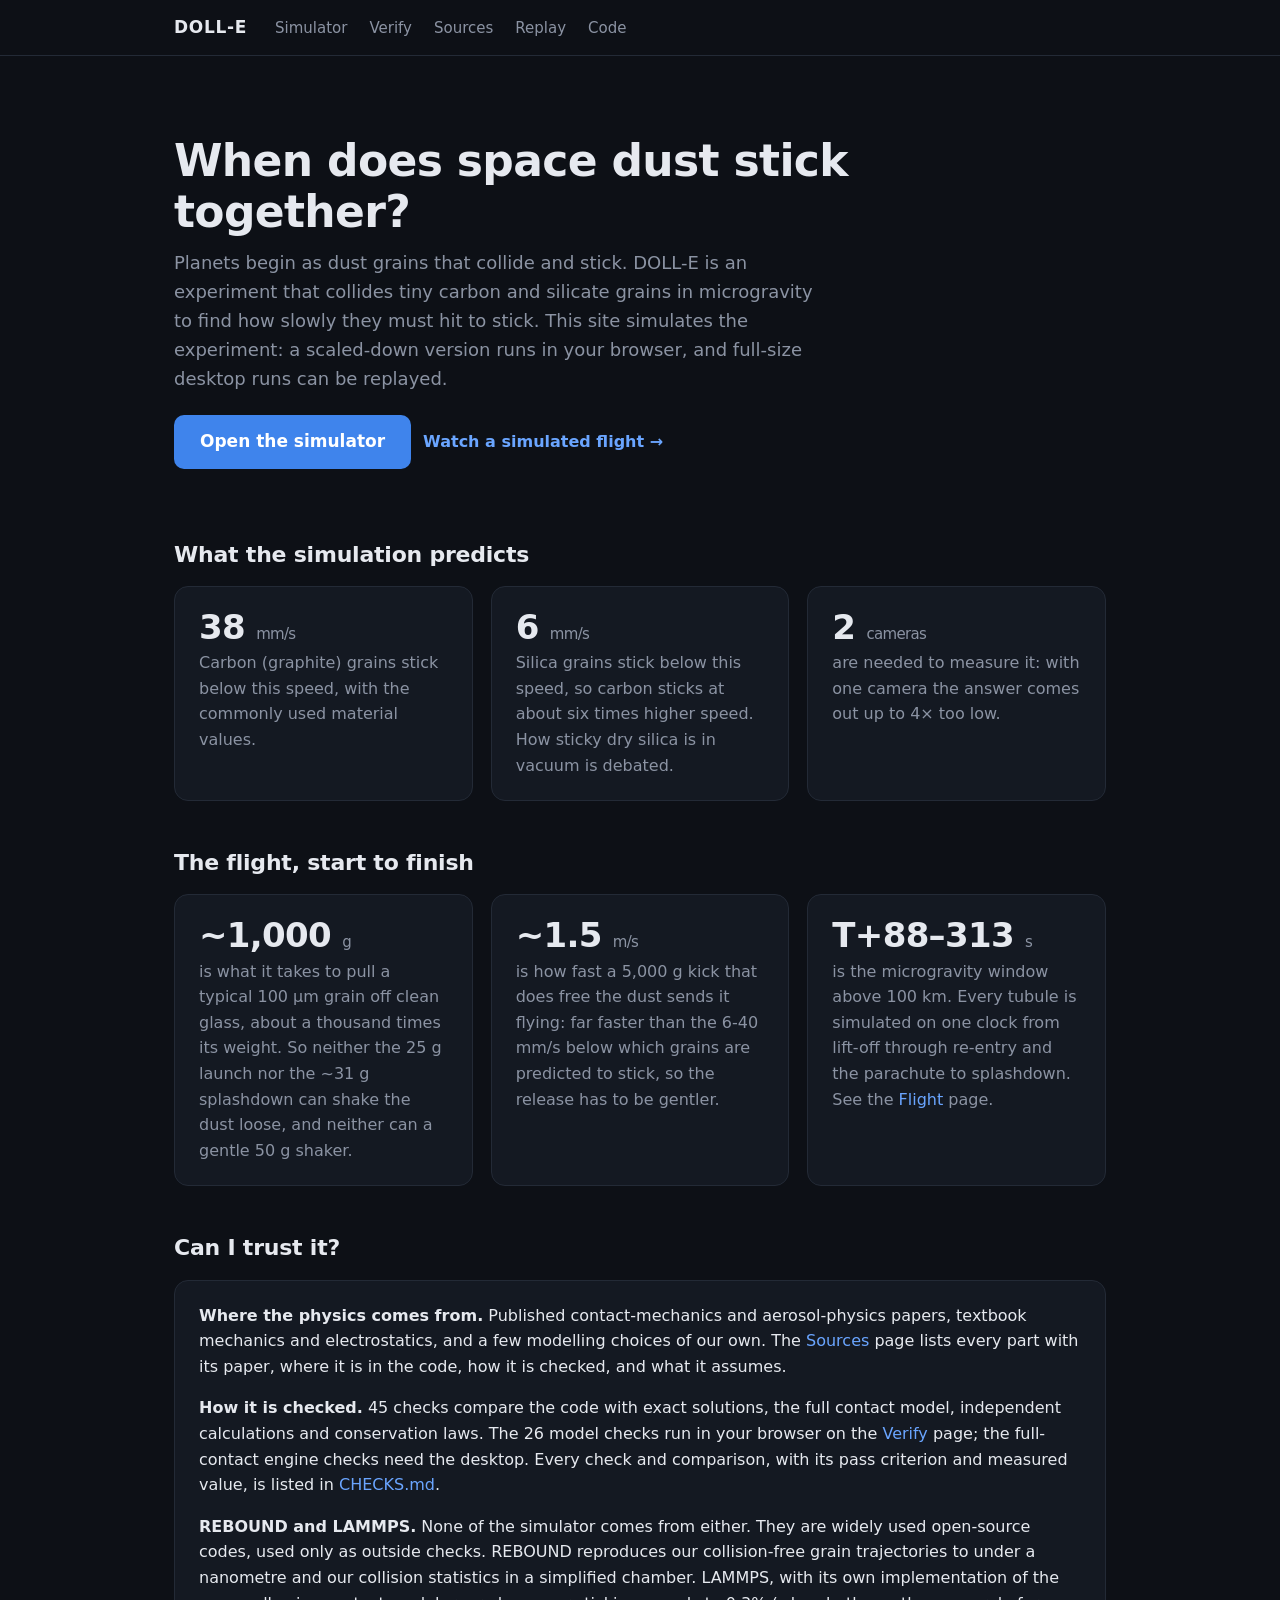
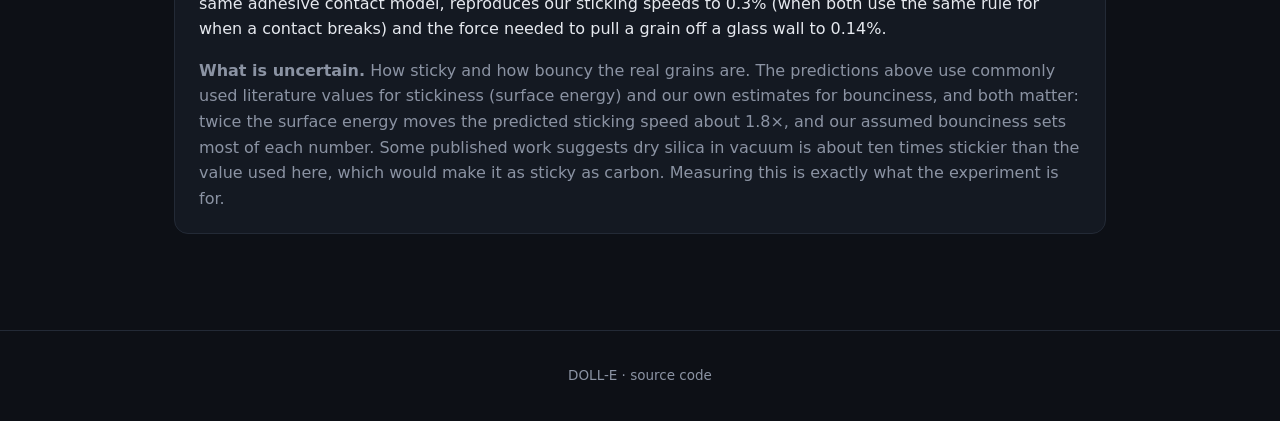
<file: docs/index.html>
<!DOCTYPE html>
<html lang="en">
<head>
<meta charset="utf-8">
<meta name="viewport" content="width=device-width, initial-scale=1">
<title>DOLL-E · dust-collision simulator</title>
<meta name="description" content="Simulates 100 micron dust grains colliding in microgravity and finds the speed below which they stick. Runs in your browser.">
<link rel="stylesheet" href="style.css">
<style>
  .hero { padding: 36px 0 8px; }
  .hero h1 { font-size: 44px; max-width: 720px; }
  .stat .kpi { margin-bottom: 4px; }
  .stat p { margin: 0; color: var(--muted); }
  .trust { display: flex; gap: 14px; align-items: baseline; flex-wrap: wrap; }
</style>
</head>
<body>
<header class="top"><div class="in">
  <a class="brand" href="./">DOLL-E</a>
  <nav>
    <a href="app/">Simulator</a>
    <a href="app/#verify">Verify</a>
    <a href="app/#sources">Sources</a>
    <a href="replays/mission.html">Replay</a>
    <a href="https://github.com/TheBestProEver/100micron-sim">Code</a>
  </nav>
</div></header>
<main>
  <section class="hero">
    <h1>When does space dust stick together?</h1>
    <p class="lead">Planets begin as dust grains that collide and stick. DOLL-E is an experiment that collides tiny
      carbon and silicate grains in microgravity to find how slowly they must hit to stick. This site simulates the
      experiment: a scaled-down version runs in your browser, and full-size desktop runs can be replayed.</p>
    <div class="btns">
      <a class="btn big" href="app/">Open the simulator</a>
      <a class="link-arrow" href="replays/mission.html">Watch a simulated flight →</a>
    </div>
  </section>

  <h2>What the simulation predicts</h2>
  <div class="grid c3">
    <div class="card stat"><div class="kpi">38 <small>mm/s</small></div><p>Carbon (graphite) grains stick below this speed, with the commonly used material values.</p></div>
    <div class="card stat"><div class="kpi">6 <small>mm/s</small></div><p>Silica grains stick below this speed, so carbon sticks at about six times higher speed. How sticky dry silica is in vacuum is debated.</p></div>
    <div class="card stat"><div class="kpi">2 <small>cameras</small></div><p>are needed to measure it: with one camera the answer comes out up to 4× too low.</p></div>
  </div>

  <h2>The flight, start to finish</h2>
  <div class="grid c3">
    <div class="card stat"><div class="kpi">~1,000 <small>g</small></div><p>is what it takes to pull a typical 100 µm grain
      off clean glass, about a thousand times its weight. So neither the 25 g launch nor the ~31 g splashdown can shake
      the dust loose, and neither can a gentle 50 g shaker.</p></div>
    <div class="card stat"><div class="kpi">~1.5 <small>m/s</small></div><p>is how fast a 5,000 g kick that does free the
      dust sends it flying: far faster than the 6-40 mm/s below which grains are predicted to stick, so the release has to be gentler.</p></div>
    <div class="card stat"><div class="kpi">T+88–313 <small>s</small></div><p>is the microgravity window above 100 km.
      Every tubule is simulated on one clock from lift-off through re-entry and the parachute to splashdown. See the <a href="app/#flight">Flight</a> page.</p></div>
  </div>

  <h2>Can I trust it?</h2>
  <div class="card trustlist">
    <p style="margin-top:0"><b>Where the physics comes from.</b> Published contact-mechanics and aerosol-physics papers,
      textbook mechanics and electrostatics, and a few modelling choices of our own. The <a href="app/#sources">Sources</a>
      page lists every part with its paper, where it is in the code, how it is checked, and what it assumes.</p>
    <p><b>How it is checked.</b> <!--checks-->45 checks<!--/checks--> compare the code with exact solutions, the full
      contact model, independent calculations and conservation laws. The <!--nmodel-->26<!--/nmodel--> model checks run in
      your browser on the <a href="app/#verify">Verify</a> page; the full-contact engine checks need the desktop. Every
      check and comparison, with its pass criterion and measured value, is listed in
      <a href="https://github.com/TheBestProEver/100micron-sim/blob/main/CHECKS.md">CHECKS.md</a>.</p>
    <p><b>REBOUND and LAMMPS.</b> None of the simulator comes from either. They are widely used open-source codes, used
      only as outside checks. REBOUND reproduces our collision-free grain trajectories to under a nanometre and our
      collision statistics in a simplified chamber. LAMMPS, with its own implementation of the same adhesive contact
      model, reproduces our sticking speeds to 0.3% (when both use the same rule for when a contact breaks) and the
      force needed to pull a grain off a glass wall to 0.14%.</p>
    <p class="muted" style="margin-bottom:0"><b>What is uncertain.</b> How sticky and how bouncy the real grains are. The
      predictions above use commonly used literature values for stickiness (surface energy) and our own estimates for
      bounciness, and both matter: twice the surface energy moves the predicted sticking speed about 1.8×, and our assumed
      bounciness sets most of each number. Some published work suggests dry silica in vacuum is about ten times stickier
      than the value used here, which would make it as sticky as carbon. Measuring this is exactly what the experiment is
      for.</p>
  </div>
</main>
<footer>DOLL-E · <a href="https://github.com/TheBestProEver/100micron-sim">source code</a></footer>
</body>
</html>
</file>
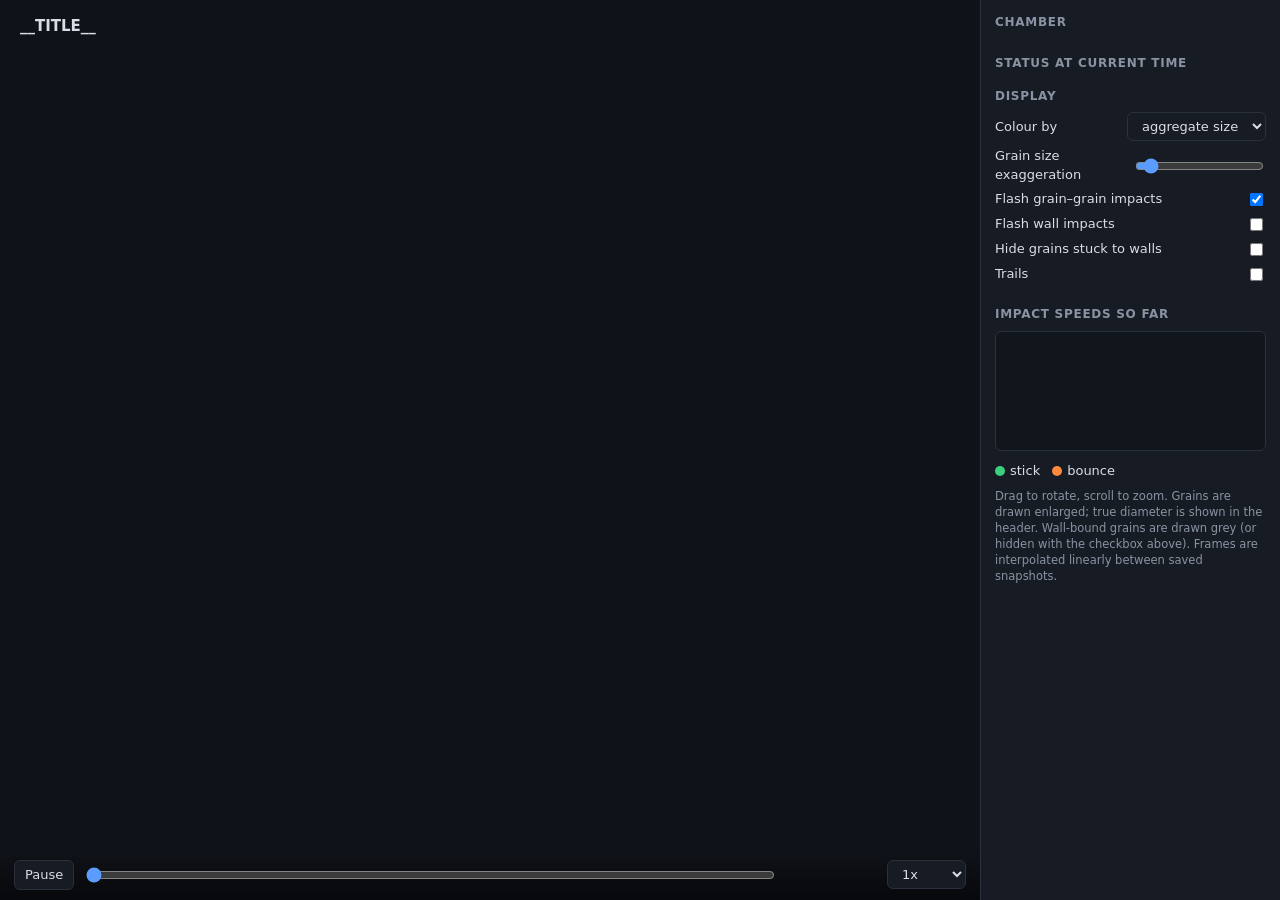
<file: dolle_sim/viewer_template.html>
<!DOCTYPE html>
<html lang="en">
<head>
<meta charset="utf-8">
<title>__TITLE__</title>
<style>
  :root { --bg:#0f1218; --panel:#171b23; --line:#2a303c; --text:#d8dde6; --muted:#8a93a3;
          --stick:#3ccf7e; --bounce:#ff8a3d; --wall:#9aa3b2; --accent:#5b9dff; }
  * { box-sizing:border-box; }
  body { margin:0; background:var(--bg); color:var(--text); font:13px/1.4 system-ui,Segoe UI,sans-serif;
         display:grid; grid-template-columns:1fr 300px; height:100vh; overflow:hidden; }
  #view { position:relative; }
  canvas#c { width:100%; height:100%; display:block; cursor:grab; }
  canvas#c:active { cursor:grabbing; }
  #hud { position:absolute; left:10px; top:10px; pointer-events:none; background:rgba(15,18,24,.8); padding:6px 10px; border-radius:6px; }
  #hud h1 { font-size:15px; margin:0 0 2px; font-weight:600; }
  #hud .sub { color:var(--muted); font-size:12px; }
  #bar { position:absolute; left:0; right:0; bottom:0; padding:10px 14px; display:flex; gap:10px;
         align-items:center; background:linear-gradient(transparent, rgba(0,0,0,.55)); }
  #bar input[type=range] { flex:1; accent-color:var(--accent); }
  button, select { background:var(--panel); color:var(--text); border:1px solid var(--line);
                   border-radius:6px; padding:5px 10px; font:inherit; cursor:pointer; }
  button:hover, select:hover { border-color:var(--accent); }
  aside { background:var(--panel); border-left:1px solid var(--line); padding:14px; overflow-y:auto; }
  aside h2 { font-size:12px; text-transform:uppercase; letter-spacing:.06em; color:var(--muted);
             margin:16px 0 8px; font-weight:600; }
  aside h2:first-child { margin-top:0; }
  .row { display:flex; justify-content:space-between; padding:3px 0; border-bottom:1px solid var(--line); }
  .row span:last-child { font-variant-numeric:tabular-nums; }
  label.ctl { display:flex; justify-content:space-between; align-items:center; gap:8px; margin:6px 0; }
  label.ctl input[type=range] { width:130px; accent-color:var(--accent); }
  .legend { display:flex; flex-wrap:wrap; gap:6px 12px; margin-top:6px; }
  .legend i { display:inline-block; width:10px; height:10px; border-radius:50%; margin-right:5px; vertical-align:-1px; }
  canvas#hist { width:100%; height:120px; background:#11151c; border:1px solid var(--line); border-radius:6px; }
  .tabs { display:flex; gap:6px; flex-wrap:wrap; }
  .tabs button.on { border-color:var(--accent); background:#1d2a40; }
  .note { color:var(--muted); font-size:11.5px; margin-top:8px; }
</style>
</head>
<body>
<div id="view">
  <canvas id="c"></canvas>
  <div id="hud"><h1>__TITLE__</h1><div class="sub" id="sub"></div></div>
  <div id="bar">
    <button id="play">Pause</button>
    <input type="range" id="scrub" min="0" max="1000" value="0">
    <span id="tlabel" style="min-width:90px;text-align:right;font-variant-numeric:tabular-nums"></span>
    <select id="speed">
      <option value="0.25">0.25x</option><option value="0.5">0.5x</option><option value="1" selected>1x</option>
      <option value="2">2x</option><option value="4">4x</option><option value="10">10x</option><option value="30">30x</option>
    </select>
  </div>
</div>
<aside>
  <h2>Chamber</h2>
  <div class="tabs" id="tabs"></div>
  <h2>Status at current time</h2>
  <div id="stats"></div>
  <h2>Display</h2>
  <label class="ctl">Colour by
    <select id="colorby"><option value="material">material</option><option value="agg" selected>aggregate size</option><option value="spin">spin rate</option></select>
  </label>
  <label class="ctl">Grain size exaggeration <input type="range" id="exag" min="1" max="30" value="3"></label>
  <label class="ctl">Flash grain–grain impacts <input type="checkbox" id="flash" checked></label>
  <label class="ctl">Flash wall impacts <input type="checkbox" id="wflash"></label>
  <label class="ctl">Hide grains stuck to walls <input type="checkbox" id="hidewall"></label>
  <label class="ctl">Trails <input type="checkbox" id="trails"></label>
  <div class="legend" id="legend"></div>
  <h2>Impact speeds so far</h2>
  <canvas id="hist"></canvas>
  <div class="legend"><span><i style="background:var(--stick)"></i>stick</span><span><i style="background:var(--bounce)"></i>bounce</span></div>
  <div class="note">Drag to rotate, scroll to zoom. Grains are drawn enlarged; true diameter is shown in the header.
    Wall-bound grains are drawn grey (or hidden with the checkbox above). Frames are interpolated linearly between saved snapshots.</div>
</aside>
<script>
const DATA = /*__DATA__*/null;
const MAT_COLORS = ['#5b9dff','#ff8a3d','#3ccf7e','#d36bd0','#e6c84a','#9aa3b2'];
const $ = id => document.getElementById(id);
const cv = $('c'), ctx = cv.getContext('2d');
const hc = $('hist'), hctx = hc.getContext('2d');
let ch, pos, agg, spin, ci = 0, t = 0, playing = true, yaw = 0.7, pitch = 0.45, zoom = 1, lastTs = null;
let trailCanvas = null;

function decode(b64, Type) {
  const bin = atob(b64), u8 = new Uint8Array(bin.length);
  for (let i = 0; i < bin.length; i++) u8[i] = bin.charCodeAt(i);
  return new Type(u8.buffer);
}
function selectChamber(k) {
  ci = k; ch = DATA.chambers[k];
  pos = decode(ch.pos_b64, Uint16Array);
  agg = decode(ch.agg_b64, Uint8Array);
  spin = decode(ch.spin_b64, Uint8Array);
  t = 0; trailCanvas = null;
  [...$('tabs').children].forEach((b, i) => b.classList.toggle('on', i === k));
  const rmean = ch.radius_um.reduce((a, b) => a + b, 0) / ch.radius_um.length;
  $('sub').textContent = `${ch.materials.join(' + ')} · ${ch.n_total} grains (${ch.n_shown} shown) · ` +
    `d ≈ ${(2 * rmean).toFixed(0)} µm · chamber ${ch.size.map(x => (x * 1000).toFixed(0)).join('×')} mm`;
  buildLegend();
}
DATA.chambers.forEach((c, i) => {
  const b = document.createElement('button'); b.textContent = c.name; b.onclick = () => selectChamber(i);
  $('tabs').appendChild(b);
});
function buildLegend() {
  const L = $('legend'); L.innerHTML = '';
  const mode = $('colorby').value;
  const items = mode === 'material'
    ? ch.materials.map((m, i) => [MAT_COLORS[i % MAT_COLORS.length], m])
    : mode === 'spin'
    ? [0.1, 1, 10, 100, 1000].map(h => [spinColor(spinCode(h)), (h < 1 ? h : h.toFixed(0)) + ' Hz'])
    : [[aggColor(1), 'single grain'], [aggColor(2), '2'], [aggColor(4), '3–5'], [aggColor(10), '6–20'], [aggColor(50), '>20']];
  if (!$('hidewall').checked) items.push(['#5d6472', 'on wall']);
  for (const [c, n] of items) L.insertAdjacentHTML('beforeend', `<span><i style="background:${c}"></i>${n}</span>`);
}
// spin is stored as uint8: code = 1 + 50*(log10(Hz) + 2), clipped to 1..255 (0 = not spinning)
function spinCode(hz) { return Math.max(1, Math.min(255, Math.round(1 + 50 * (Math.log10(hz) + 2)))); }
function spinColor(code) {
  const x = Math.max(0, Math.min(1, (code - 1) / 250));     // 0.01 Hz .. 1e3 Hz
  const stops = [[0, [70, 90, 200]], [0.4, [60, 200, 200]], [0.6, [120, 210, 90]], [0.8, [240, 200, 60]], [1, [255, 80, 90]]];
  let k = 0; while (k < stops.length - 2 && x > stops[k + 1][0]) k++;
  const [x0, c0] = stops[k], [x1, c1] = stops[k + 1], f = (x - x0) / (x1 - x0);
  return `rgb(${c0.map((c, i) => Math.round(c + (c1[i] - c) * f)).join(',')})`;
}
function aggColor(n) {
  if (n <= 1) return '#5b9dff';
  if (n === 2) return '#3ccf7e';
  if (n <= 5) return '#e6c84a';
  if (n <= 20) return '#ff8a3d';
  return '#ff4d6d';
}
function resize() {
  const r = window.devicePixelRatio || 1;
  cv.width = cv.clientWidth * r; cv.height = cv.clientHeight * r;
  hc.width = hc.clientWidth * r; hc.height = hc.clientHeight * r;
  trailCanvas = null;
}
window.addEventListener('resize', resize);

// --- camera
let drag = null;
cv.addEventListener('mousedown', e => drag = [e.clientX, e.clientY]);
window.addEventListener('mouseup', () => drag = null);
window.addEventListener('mousemove', e => {
  if (!drag) return;
  yaw += (e.clientX - drag[0]) * 0.008; pitch += (e.clientY - drag[1]) * 0.008;
  pitch = Math.max(-1.5, Math.min(1.5, pitch)); drag = [e.clientX, e.clientY]; trailCanvas = null;
});
cv.addEventListener('wheel', e => { e.preventDefault(); zoom *= Math.exp(-e.deltaY * 0.001);
  zoom = Math.max(0.3, Math.min(20, zoom)); trailCanvas = null; }, { passive: false });

function project(x, y, z) {
  // centre the chamber, rotate (yaw about z, then pitch), perspective
  const S = Math.max(...ch.size);
  x = (x - ch.size[0] / 2) / S; y = (y - ch.size[1] / 2) / S; z = (z - ch.size[2] / 2) / S;
  const cy = Math.cos(yaw), sy = Math.sin(yaw), cp = Math.cos(pitch), sp = Math.sin(pitch);
  const x1 = cy * x - sy * y, y1 = sy * x + cy * y;
  const y2 = cp * y1 - sp * z, z2 = sp * y1 + cp * z;
  const dist = 2.6, f = Math.min(cv.width, cv.height) * 0.62 * zoom;
  const w = dist / (dist + y2);
  return [cv.width / 2 + x1 * f * w, cv.height / 2 - z2 * f * w, w, y2];
}

function frameIndex(time) {
  const T = ch.t; let lo = 0, hi = T.length - 1;
  if (time <= T[0]) return [0, 0];
  if (time >= T[hi]) return [hi, 0];
  while (hi - lo > 1) { const m = (lo + hi) >> 1; if (T[m] <= time) lo = m; else hi = m; }
  return [lo, (time - T[lo]) / (T[lo + 1] - T[lo])];
}

function draw() {
  const W = cv.width, H = cv.height, n = ch.n_shown, sc = ch.scale;
  const [f, a] = frameIndex(t), f2 = Math.min(f + 1, ch.n_frames - 1);
  const o1 = f * n * 3, o2 = f2 * n * 3;
  if ($('trails').checked) {
    if (!trailCanvas || trailCanvas.width !== W) { trailCanvas = document.createElement('canvas');
      trailCanvas.width = W; trailCanvas.height = H; }
    const tc = trailCanvas.getContext('2d');
    tc.fillStyle = 'rgba(15,18,24,0.08)'; tc.fillRect(0, 0, W, H);
  }
  ctx.fillStyle = '#0f1218'; ctx.fillRect(0, 0, W, H);
  if ($('trails').checked && trailCanvas) ctx.drawImage(trailCanvas, 0, 0);

  // chamber box
  const [sx, sy, sz] = ch.size, C = [];
  for (const x of [0, sx]) for (const y of [0, sy]) for (const z of [0, sz]) C.push(project(x, y, z));
  ctx.strokeStyle = '#3a4252'; ctx.lineWidth = 1 * (window.devicePixelRatio || 1);
  for (const [i, j] of [[0,1],[2,3],[4,5],[6,7],[0,2],[1,3],[4,6],[5,7],[0,4],[1,5],[2,6],[3,7]]) {
    ctx.beginPath(); ctx.moveTo(C[i][0], C[i][1]); ctx.lineTo(C[j][0], C[j][1]); ctx.stroke();
  }

  // grains
  const exag = +$('exag').value, mode = $('colorby').value, hideWall = $('hidewall').checked;
  const f_px = Math.min(W, H) * 0.62 * zoom / Math.max(...ch.size);
  const pts = new Array(n);
  let nWall = 0, nFree = 0, maxAgg = 1;
  for (let i = 0; i < n; i++) {
    const k1 = o1 + 3 * i, k2 = o2 + 3 * i;
    const x = (pos[k1] + (pos[k2] - pos[k1]) * a) * sc, y = (pos[k1+1] + (pos[k2+1] - pos[k1+1]) * a) * sc,
          z = (pos[k1+2] + (pos[k2+2] - pos[k1+2]) * a) * sc;
    const p = project(x, y, z), g = agg[f * n + i];
    if (g === 0) nWall++; else { nFree++; if (g > maxAgg) maxAgg = g; }
    pts[i] = [p[0], p[1], p[2], p[3], g, i];
  }
  const shown = hideWall ? pts.filter(q => q[4] !== 0) : pts;
  shown.sort((u, v) => v[3] - u[3]);
  const tctx = $('trails').checked && trailCanvas ? trailCanvas.getContext('2d') : null;
  for (const [px, py, w, , g, i] of shown) {
    const r = Math.max(1.2, ch.radius_um[i] * 1e-6 * f_px * w * exag);
    ctx.fillStyle = g === 0 ? '#5d6472'
      : mode === 'material' ? MAT_COLORS[ch.material[i] % MAT_COLORS.length]
      : mode === 'spin' ? spinColor(spin[f * n + i]) : aggColor(g);
    ctx.beginPath(); ctx.arc(px, py, r, 0, 6.2832); ctx.fill();
    if (tctx && g !== 0) { tctx.fillStyle = ctx.fillStyle; tctx.fillRect(px, py, 1.5, 1.5); }
  }

  // collision flashes (events within the last 0.4 s of sim time)
  let sticks = 0, bounces = 0, wallS = 0, wallB = 0;
  const win = 0.4 * Math.max(1, +$('speed').value / 2);
  for (const e of ch.events) {
    if (e[0] > t) break;
    if (e[3]) { if (e[2]) wallS++; else wallB++; } else { if (e[2]) sticks++; else bounces++; }
    if ((e[3] ? $('wflash').checked : $('flash').checked) && t - e[0] < win) {
      const p = project(e[4] * sc, e[5] * sc, e[6] * sc), age = (t - e[0]) / win;
      const rgb = e[3] ? '154,163,178' : (e[2] ? '60,207,126' : '255,138,61');
      ctx.strokeStyle = `rgba(${rgb},${(1 - age).toFixed(2)})`;
      ctx.lineWidth = 2 * (window.devicePixelRatio || 1);
      ctx.beginPath(); ctx.arc(p[0], p[1], (4 + 14 * age) * (window.devicePixelRatio || 1), 0, 6.2832); ctx.stroke();
    }
  }
  $('stats').innerHTML = [
    ['Time', t.toFixed(2) + ' s'], ['Free grains (shown)', nFree], ['Wall-bound (shown)', nWall],
    ['Largest aggregate', maxAgg + (maxAgg === 255 ? '+' : '') + ' grains'],
    ['Grain–grain sticks', sticks], ['Grain–grain bounces', bounces],
    ['Wall sticks / bounces', wallS + ' / ' + wallB],
  ].map(([k, v]) => `<div class="row"><span>${k}</span><span>${v}</span></div>`).join('');
  drawHist();
  $('tlabel').textContent = `${t.toFixed(2)} / ${ch.t[ch.t.length - 1].toFixed(1)} s`;
  $('scrub').value = Math.round(1000 * t / ch.t[ch.t.length - 1]);
}

function drawHist() {
  const W = hc.width, H = hc.height, ev = ch.events.filter(e => e[0] <= t && !e[3]);
  hctx.clearRect(0, 0, W, H);
  if (!ch.events.length) return;
  if (ch.histRange === undefined) {          // computed once per chamber (no spread over huge arrays)
    let mn = Infinity, mx = -Infinity;
    for (const e of ch.events) if (!e[3]) { const l = Math.log10(Math.max(e[1], 1e-6)); if (l < mn) mn = l; if (l > mx) mx = l; }
    ch.histRange = mn === Infinity ? null : [mn - 0.1, mx + 0.1];
  }
  if (!ch.histRange) { hctx.fillStyle = '#8a93a3'; hctx.font = `${11 * devicePixelRatio}px system-ui`;
    hctx.fillText('no grain–grain impacts', 10, H / 2); return; }
  const [lo, hi] = ch.histRange, nb = 24;
  const s = new Array(nb).fill(0), b = new Array(nb).fill(0);
  for (const e of ev) { const k = Math.min(nb - 1, Math.floor((Math.log10(Math.max(e[1], 1e-6)) - lo) / (hi - lo) * nb));
    (e[2] ? s : b)[k]++; }
  let mx = 1; for (let k = 0; k < nb; k++) mx = Math.max(mx, s[k] + b[k]);
  const bw = W / nb, pad = 16 * devicePixelRatio;
  for (let k = 0; k < nb; k++) {
    const hs = (H - pad) * s[k] / mx, hb = (H - pad) * b[k] / mx;
    hctx.fillStyle = '#3ccf7e'; hctx.fillRect(k * bw + 1, H - pad - hs, bw - 2, hs);
    hctx.fillStyle = '#ff8a3d'; hctx.fillRect(k * bw + 1, H - pad - hs - hb, bw - 2, hb);
  }
  hctx.fillStyle = '#8a93a3'; hctx.font = `${10 * devicePixelRatio}px system-ui`;
  hctx.fillText(`${(10 ** lo * 1000).toPrecision(2)} mm/s`, 2, H - 3);
  const lab = `${(10 ** hi * 1000).toPrecision(2)} mm/s`;
  hctx.fillText(lab, W - hctx.measureText(lab).width - 2, H - 3);
}

function loop(ts) {
  if (lastTs !== null && playing) {
    t += (ts - lastTs) / 1000 * +$('speed').value;
    const T = ch.t[ch.t.length - 1];
    if (t > T) { t = 0; trailCanvas = null; }
  }
  lastTs = ts; draw(); requestAnimationFrame(loop);
}
$('play').onclick = () => { playing = !playing; $('play').textContent = playing ? 'Pause' : 'Play'; };
$('scrub').oninput = e => { t = e.target.value / 1000 * ch.t[ch.t.length - 1]; trailCanvas = null; };
$('colorby').onchange = buildLegend;
$('hidewall').onchange = () => { trailCanvas = null; buildLegend(); };
resize(); selectChamber(0); requestAnimationFrame(loop);
</script>
</body>
</html>
</file>
<file: docs/style.css>
:root {
  --bg: #0d1016; --surface: #141922; --surface2: #1a2030; --line: #232a36; --text: #e6e9ef; --muted: #8b93a3;
  --accent: #6aa5ff; --accent-strong: #3f84ec; --good: #41d18b; --bad: #ff6b77; --warn: #f5b54a; --orange: #ff8a3d;
  /* kept for older selectors */
  --panel: var(--surface); --panel2: var(--surface2);
}
* { box-sizing: border-box; }
html, body { margin: 0; background: var(--bg); color: var(--text);
  font: 16px/1.6 Inter, "Segoe UI", system-ui, -apple-system, Roboto, sans-serif; -webkit-font-smoothing: antialiased; }
a { color: var(--accent); text-decoration: none; }
a:hover { text-decoration: underline; }

header.top { border-bottom: 1px solid var(--line); background: var(--bg); }
header.top .in { max-width: 980px; margin: 0 auto; padding: 14px 24px; display: flex; align-items: center; gap: 28px; }
header.top .brand { font-weight: 800; letter-spacing: .04em; color: var(--text); font-size: 17px; }
header.top nav { display: flex; gap: 22px; flex-wrap: wrap; font-size: 15px; }
header.top nav a { color: var(--muted); }
header.top nav a.on, header.top nav a:hover { color: var(--text); text-decoration: none; }

main { max-width: 980px; margin: 0 auto; padding: 44px 24px 96px; }
h1 { font-size: 36px; line-height: 1.15; letter-spacing: -.015em; margin: 0 0 12px; }
h2 { font-size: 22px; letter-spacing: -.01em; margin: 44px 0 14px; }
h3 { font-size: 16px; margin: 0 0 8px; }
p.lead { color: var(--muted); font-size: 18px; max-width: 660px; margin: 0 0 22px; }
.muted { color: var(--muted); }
.small { font-size: 13.5px; }

.grid { display: grid; gap: 18px; }
.grid.c2 { grid-template-columns: repeat(auto-fit, minmax(320px, 1fr)); }
.grid.c3 { grid-template-columns: repeat(auto-fit, minmax(220px, 1fr)); }
.card { background: var(--surface); border: 1px solid var(--line); border-radius: 14px; padding: 22px 24px; }

.btn { display: inline-flex; align-items: center; gap: 8px; background: var(--accent-strong); color: #fff; border: 0;
  border-radius: 10px; padding: 10px 18px; font: inherit; font-weight: 600; cursor: pointer; text-decoration: none; }
.btn:hover { filter: brightness(1.08); text-decoration: none; }
.btn.ghost { background: transparent; color: var(--text); border: 1px solid var(--line); }
.btn.ghost:hover { border-color: var(--muted); }
.btn.big { font-size: 17px; padding: 13px 26px; }
.btn:disabled { opacity: .4; cursor: default; filter: none; }
.btns { display: flex; gap: 12px; flex-wrap: wrap; align-items: center; margin: 16px 0; }
.link-arrow { font-weight: 600; }

table { border-collapse: collapse; width: 100%; font-size: 14.5px; }
th, td { text-align: left; padding: 9px 10px; border-bottom: 1px solid var(--line); vertical-align: top; }
th { color: var(--muted); font-weight: 600; font-size: 12.5px; text-transform: uppercase; letter-spacing: .05em; }
td.num { font-variant-numeric: tabular-nums; }
.pass { color: var(--good); font-weight: 700; }
.fail { color: var(--bad); font-weight: 700; }
.warn { color: var(--warn); }

img.fig { width: 100%; border-radius: 12px; border: 1px solid var(--line); background: #fff; }
.kpi { font-size: 34px; font-weight: 800; letter-spacing: -.02em; line-height: 1.1; }
.kpi small { font-size: 15px; color: var(--muted); font-weight: 500; }
code, pre { font-family: ui-monospace, "Cascadia Code", Consolas, monospace; font-size: 13px; }
pre { background: var(--surface); border: 1px solid var(--line); padding: 14px; border-radius: 10px; overflow: auto; }
footer { color: var(--muted); font-size: 13.5px; text-align: center; padding: 34px 24px; border-top: 1px solid var(--line); }
footer a { color: var(--muted); }
</file>
